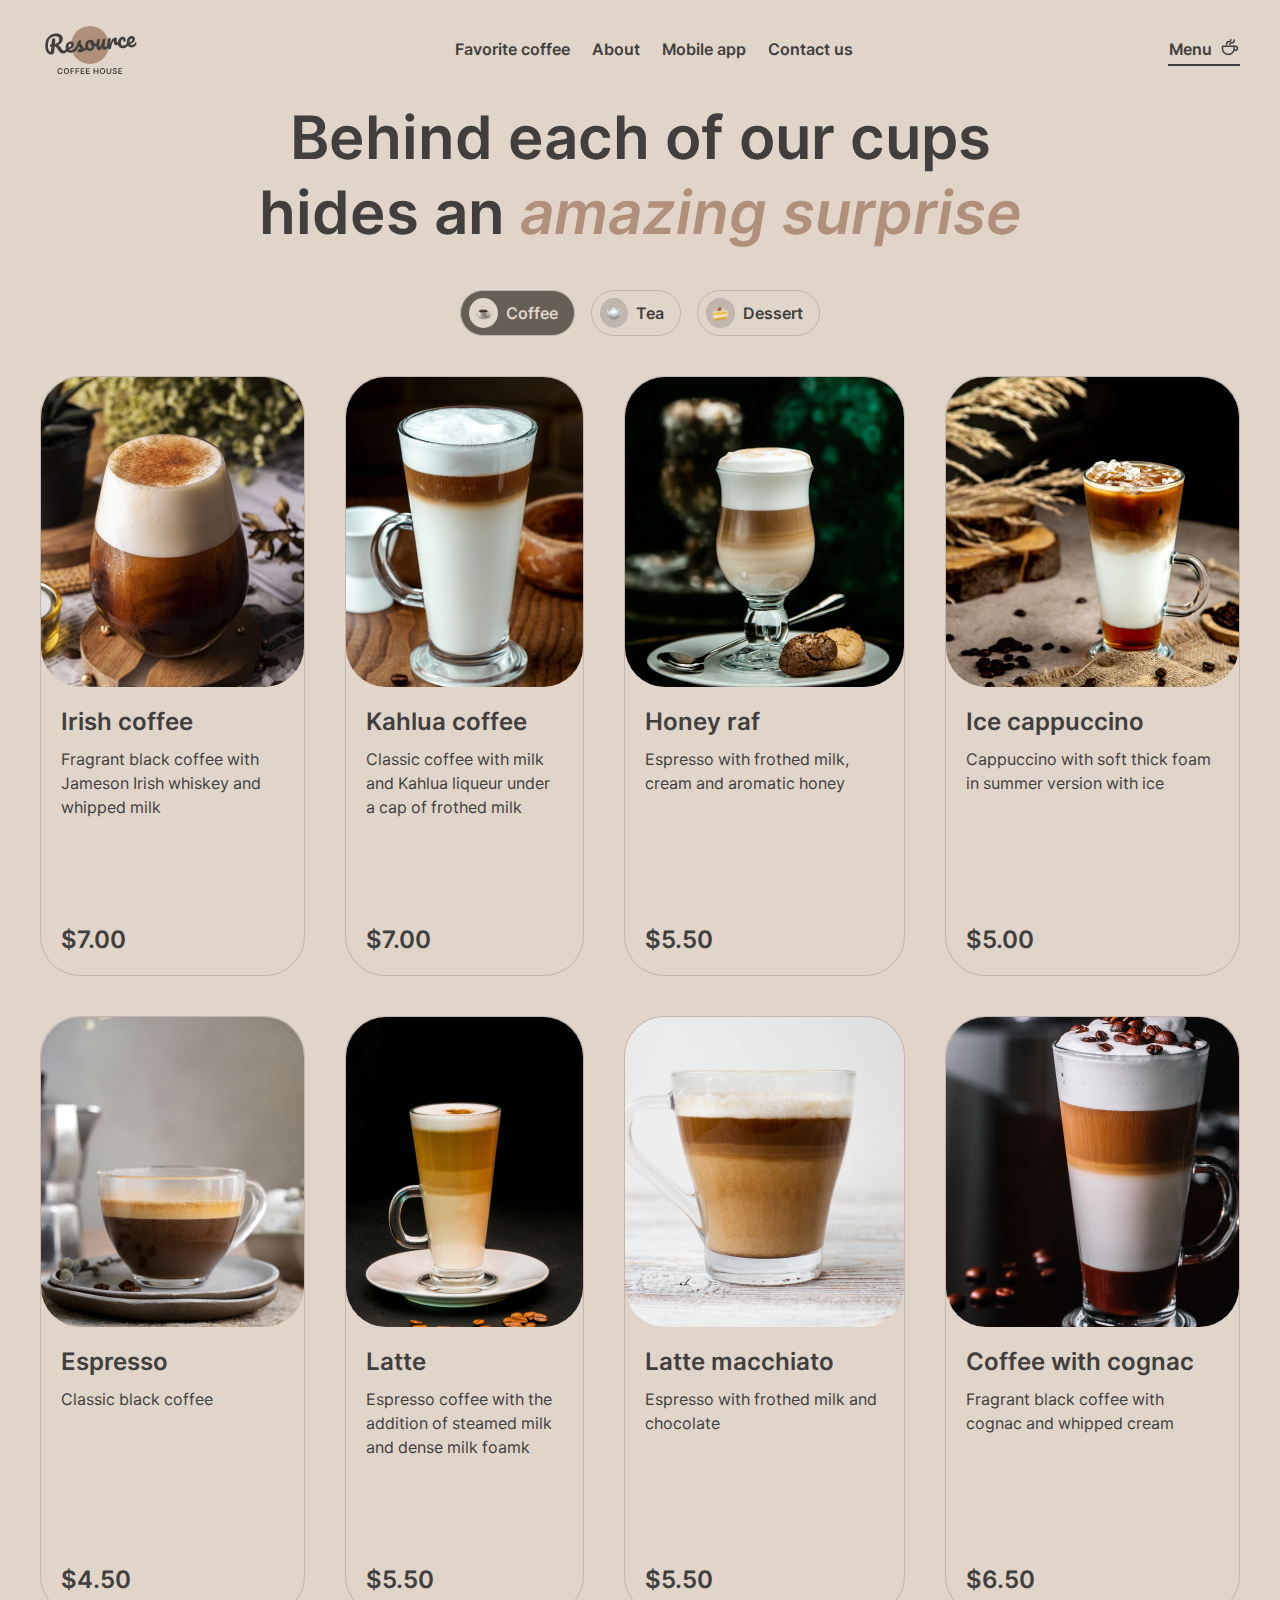
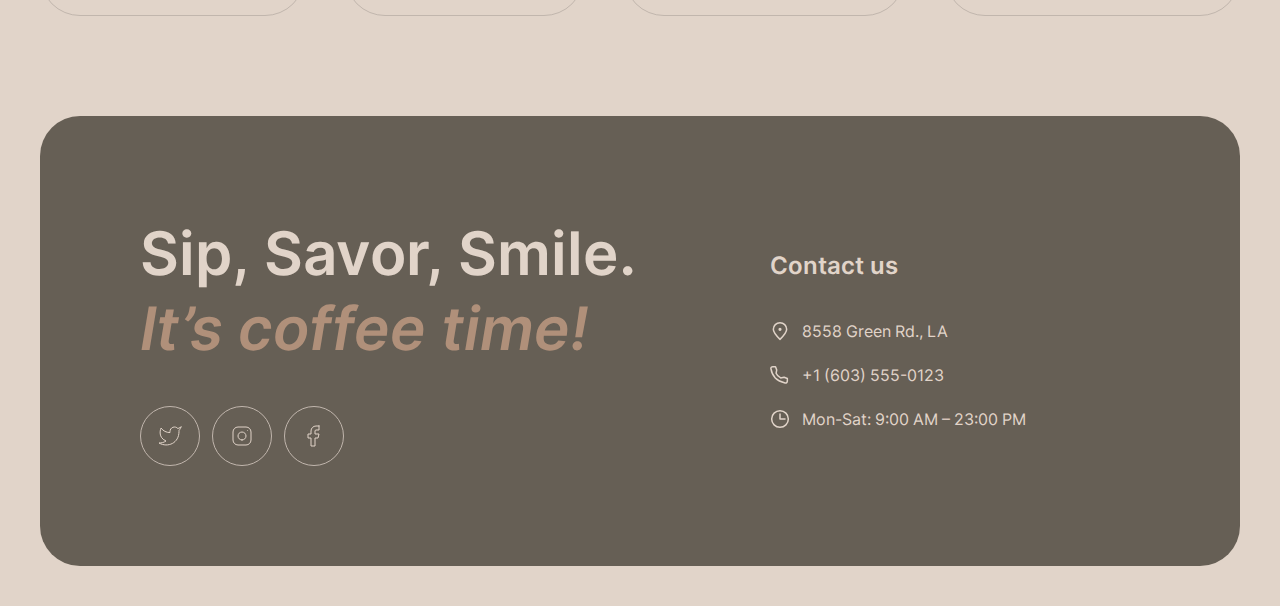
<file: coffee-house/Menu.html>
<!DOCTYPE html>
<html lang="en">
<head>
    <meta charset="UTF-8">
    <meta name="viewport" content="width=device-width, initial-scale=1.0">
    <link rel="icon" type="image/x-icon" href="icon/favicon.ico">
    <link rel="stylesheet" href="style/style2.css">
    <title>Coffee-House</title>
</head>
<body>
    <div class="wrapper">
        <header class="container header__container" id="header">
            <a href="index.html" class="header__logo" id="headerLogo">
                <img src="icon/logo.svg" alt="Resourse coffee house">
            </a>
            <nav class="header__nav" id="headerNav">
                <ul class="header__menu">
                    <li>
                        <a class="header__item link" href="index.html#favorites">Favorite coffee</a>
                        <span class="header__line"></span>
                    </li>
                    <li>
                        <a class="header__item link" href="index.html#about">About</a>
                        <span class="header__line"></span>
                    </li>
                    <li>
                        <a class="header__item link" href="index.html#mobile">Mobile app</a>
                        <span class="header__line"></span>
                    </li>
                    <li>
                        <a class="header__item link" href="#footer">Contact us</a>
                        <span class="header__line"></span>
                    </li>
                    <li class="header__item_special">
                        <a class="header__item link" href="Menu.html">Menu</a>
                        <div class="header__coffee"><img src="icon/coffee-cup40.svg" alt="cup of coffee"></div>
                    </li>
                </ul>
            </nav>
            <div class="header__icons">
                <div class="header__btn">
                    <a class="header__link link header-menu__link" href="#">Menu</a>
                    <div class="header__coffee"><img src="icon/coffee-cup.svg" alt="cup of coffee"></div>
                    <span class="header__link_hover header__link_active"></span>
                </div>
                <div class="burger" id="burger">
                    <span class="burger__item burger__item1"></span>
                    <span class="burger__item burger__item2"></span>
                </div>
            </div>
        </header>
        <main class="container main__container">
            <h1 class="title main__title">Behind each of our cups hides an <span>amazing surprise</span></h1>
            <div class="main__buttons">
                <input class="main__radio" type="radio" name="radio" value="coffee" id="coffee" checked>
                <label for="coffee" class="main__button main__button1">
                    <span class="main__icon"><img src="icon/coffee.svg" alt="cup of coffee"></span>
                    <span class="main__label">Coffee</span>
                </label>
                <input class="main__radio" type="radio" name="radio" value="tea" id="tea">
                <label for="tea" class="main__button main__button2">
                    <span class="main__icon"><img src="icon/tea.svg" alt="cup of tea"></span>
                    <span class="main__label">Tea</span>
                </label>
                <input class="main__radio" type="radio" name="radio" value="dessert" id="dessert">
                <label for="dessert" class="main__button main__button3">
                    <span class="main__icon"><img src="icon/dessert.svg" alt="piece of cake"></span>
                    <span class="main__label">Dessert</span>
                </label>
            </div>
            <div class="main__grid">
                <div class="main__card main__card1" id="1">
                    <div class="card__img">
                        <img src="IMG/coffee-1.jpg" alt="Irish coffee">
                    </div>
                    <h3 class="subtitle card__subtitle">Irish coffee</h3>
                    <p class="text card__text">Fragrant black coffee with Jameson Irish whiskey and whipped milk</p>
                    <h4 class="subtitle card__price">$7.00</h4>
                </div>
                <div class="main__card main__card2" id="2">
                    <div class="card__img">
                        <img src="IMG/coffee-2.jpg" alt="Kahlua coffee">
                    </div>
                    <h3 class="subtitle card__subtitle">Kahlua coffee</h3>
                    <p class="text card__text">Classic coffee with milk and Kahlua liqueur under a cap of frothed milk</p>
                    <h4 class="subtitle card__price">$7.00</h4>
                </div>
                <div class="main__card main__card3" id="3">
                    <div class="card__img">
                        <img src="IMG/coffee-3.jpg" alt="Honey raf">
                    </div>
                    <h3 class="subtitle card__subtitle">Honey raf</h3>
                    <p class="text card__text">Espresso with frothed milk, cream and aromatic honey</p>
                    <h4 class="subtitle card__price">$5.50</h4>
                </div>
                <div class="main__card main__card4" id="4">
                    <div class="card__img">
                        <img src="IMG/coffee-4.jpg" alt="Ice cappuccino">
                    </div>
                    <h3 class="subtitle card__subtitle">Ice cappuccino</h3>
                    <p class="text card__text">Cappuccino with soft thick foam in summer version with ice</p>
                    <h4 class="subtitle card__price">$5.00</h4>
                </div>
                <div class="main__card main__card5" id="5">
                    <div class="card__img">
                        <img src="IMG/coffee-5.jpg" alt="Espresso">
                    </div>
                    <h3 class="subtitle card__subtitle">Espresso</h3>
                    <p class="text card__text">Classic black coffee</p>
                    <h4 class="subtitle card__price">$4.50</h4>
                </div>
                <div class="main__card main__card6" id="6">
                    <div class="card__img">
                        <img src="IMG/coffee-6.jpg" alt="Latte">
                    </div>
                    <h3 class="subtitle card__subtitle">Latte</h3>
                    <p class="text card__text">Espresso coffee with the addition of steamed milk and dense milk foamk</p>
                    <h4 class="subtitle card__price">$5.50</h4>
                </div>
                <div class="main__card main__card7" id="7">
                    <div class="card__img">
                        <img src="IMG/coffee-7.jpg" alt="Latte macchiato">
                    </div>
                    <h3 class="subtitle card__subtitle">Latte macchiato</h3>
                    <p class="text card__text">Espresso with frothed milk and chocolate</p>
                    <h4 class="subtitle card__price">$5.50</h4>
                </div>
                <div class="main__card main__card8" id="8">
                    <div class="card__img">
                        <img src="IMG/coffee-8.jpg" alt="Coffee with cognac">
                    </div>
                    <h3 class="subtitle card__subtitle">Coffee with cognac</h3>
                    <p class="text card__text">Fragrant black coffee with cognac and whipped cream</p>
                    <h4 class="subtitle card__price">$6.50</h4>
                </div>
            </div>
            <div class="main__refresh">
                <img src="icon/refresh.svg" alt="refresh">
            </div>
        </main>
        <footer id="footer" class="container footer__container">
            <div class="footer__content">
                <h2 class="title footer__title">Sip, Savor, Smile. <span>It’s coffee time!</span></h2>
                <div class="footer__media">
                    <a target="_blank" href="https://twitter.com/?lang=es" class="footer__media-item">
                        <svg class="social-svg" width="24" height="20" viewBox="0 0 24 20" xmlns="http://www.w3.org/2000/svg">
                            <path d="M23 1.01006C23 1.01006 20.9821 2.20217 19.86 2.54006C19.2577 1.84757 18.4573 1.35675 17.567 1.13398C16.6767 0.911216 15.7395 0.967251 14.8821 1.29451C14.0247 1.62177 13.2884 2.20446 12.773 2.96377C12.2575 3.72309 11.9877 4.62239 12 5.54006V6.54006C10.2426 6.58562 8.50127 6.19587 6.93101 5.4055C5.36074 4.61513 4.01032 3.44869 3 2.01006C3 2.01006 -1 11.0101 8 15.0101C5.94053 16.408 3.48716 17.109 1 17.0101C10 22.0101 21 17.0101 21 5.51006C20.9991 5.23151 20.9723 4.95365 20.92 4.68006C21.9406 3.67355 23 1.01006 23 1.01006Z" stroke="#E1D4C9" stroke-linecap="round" stroke-linejoin="round"/>
                        </svg>
                    </a>
                    <a target="_blank" href="https://www.instagram.com/" class="footer__media-item">
                        <svg class="social-svg" width="24" height="24" viewBox="0 0 24 24" fill="none" xmlns="http://www.w3.org/2000/svg">
                            <path d="M12 16C14.2091 16 16 14.2091 16 12C16 9.79086 14.2091 8 12 8C9.79086 8 8 9.79086 8 12C8 14.2091 9.79086 16 12 16Z" stroke="#E1D4C9" stroke-linecap="round" stroke-linejoin="round"/>
                            <path d="M3 16V8C3 5.23858 5.23858 3 8 3H16C18.7614 3 21 5.23858 21 8V16C21 18.7614 18.7614 21 16 21H8C5.23858 21 3 18.7614 3 16Z" stroke="#E1D4C9"/>
                            <path d="M17.5 6.51L17.51 6.49889" stroke="#E1D4C9" stroke-linecap="round" stroke-linejoin="round"/>
                        </svg>
                    </a>
                    <a target="_blank" href="https://www.facebook.com/?locale=es_LA" class="footer__media-item">
                        <svg class="social-svg" width="24" height="24" viewBox="0 0 24 24" fill="none" xmlns="http://www.w3.org/2000/svg">
                            <path d="M17 2H14C12.6739 2 11.4021 2.52678 10.4645 3.46447C9.52678 4.40215 9 5.67392 9 7V10H6V14H9V22H13V14H16L17 10H13V7C13 6.73478 13.1054 6.48043 13.2929 6.29289C13.4804 6.10536 13.7348 6 14 6H17V2Z" stroke="#E1D4C9" stroke-linecap="round" stroke-linejoin="round"/>
                        </svg>
                    </a>
                </div>
            </div>
            <div class="footer__contacts">
                <h3 class="subtitle footer__subtitle">Contact us</h3>
                <ul class="footer__menu">
                    <li class="footer__contact">
                        <a target="_blank" class="footer__link footer__link1 text" href="https://www.google.com/maps/@34.0450541,-118.0878291,10z?authuser=0&entry=ttu">8558 Green Rd., LA</a>
                    </li>
                    <li class="footer__contact">
                        <a class="footer__link footer__link2 text" href="tel:+16035550123">+1 (603) 555-0123</a>
                    </li>
                    <li class="footer__contact">
                        <a class="footer__link footer__link3 text" href="#">Mon-Sat: 9:00 AM – 23:00 PM</a>
                    </li>
                </ul>
            </div>
        </footer>
    </div>
        <div class="modal modal_passive">
        <div class="modal__card">
            <div class="modal__img">
                <img src="IMG/coffee-1.jpg" alt="the best coffee">
            </div>
            <div class="modal__content">
                <h2 class="modal__title subtitle">Irish coffee</h2>
                <p class="modal__text text">Fragrant black coffee with Jameson Irish whiskey and whipped milk</p>
                <div class="modal__sizes">
                    <h4 class="modal__choose text">Size</h4>
                    <div class="modal__buttons">
                        <input class="modal__radio" type="radio" name="size" value="0" id="S" checked>
                        <label for="S" class="modal__button modal__button1">
                            <span class="modal__icon">S</span>
                            <span class="modal__label">200 ml</span>
                        </label>
                        <input class="modal__radio" type="radio" name="size" value="0.5" id="M">
                        <label for="M" class="modal__button modal__button2">
                            <span class="modal__icon">M</span>
                            <span class="modal__label">300 ml</span>
                        </label>
                        <input class="modal__radio" type="radio" name="size" value="1" id="L">
                        <label for="L" class="modal__button modal__button3">
                            <span class="modal__icon">L</span>
                            <span class="modal__label">400 ml</span>
                        </label>
                    </div>
                </div>
                <div class="modal__additives">
                    <h4 class="modal__choose text">Additives</h4>
                    <div class="modal__buttons">
                        <input class="modal__radio" type="checkbox" name="additives" value="Sugar" id="additives1">
                        <label for="additives1" class="modal__button modal__button4">
                            <span class="modal__icon">1</span>
                            <span class="modal__label">Sugar</span>
                        </label>
                        <input class="modal__radio" type="checkbox" name="additives" value="Cinnamon" id="additives2">
                        <label for="additives2" class="modal__button modal__button5">
                            <span class="modal__icon">2</span>
                            <span class="modal__label">Cinnamon</span>
                        </label>
                        <input class="modal__radio" type="checkbox" name="additives" value="Syrup" id="additives3">
                        <label for="additives3" class="modal__button modal__button6">
                            <span class="modal__icon">3</span>
                            <span class="modal__label">Syrup</span>
                        </label>
                    </div>
                </div>
                <div class="modal__sum">
                    <h3 class="modal__total subtitle">Total:</h3>
                    <h3 class="modal__price subtitle">$7.00</h3>
                </div>
                <div class="modal__info">
                    <div class="modal__logo">
                        <img src="icon/info-empty.svg" alt="warning">
                    </div>
                    <p class="modal__small">The cost is not final. Download our mobile app to see the final price and place your order. Earn loyalty points and enjoy your favorite coffee with up to 20% discount.</p>
                </div>
                <button class="modal__btn">Close</button>
            </div>
        </div>
    </div>
    <script type="module" src="JS/products.js"></script>
    <script type="module" src="JS/menu.js"></script>
    <script type="module" src="JS/index.js"></script>
</body>
</html>
</file>
<file: coffee-house/style/style2.css>
@font-face {
  font-family: "Inter";
  src: url(../fonts/Inter-Regular.otf);
  font-weight: 400;
  font-style: normal;
}
@font-face {
  font-family: "Inter";
  src: url(../fonts/Inter-SemiBold.otf);
  font-weight: 600;
  font-style: normal;
}
@font-face {
  font-family: "Inter";
  src: url(../fonts/Inter-SemiBoldItalic.otf);
  font-weight: 600;
  font-style: italic;
}
@font-face {
  font-family: "Inter";
  src: url(../fonts/Inter-Regular.otf);
  font-weight: 400;
  font-style: normal;
}
@font-face {
  font-family: "Inter";
  src: url(../fonts/Inter-SemiBold.otf);
  font-weight: 600;
  font-style: normal;
}
@font-face {
  font-family: "Inter";
  src: url(../fonts/Inter-SemiBoldItalic.otf);
  font-weight: 600;
  font-style: italic;
}
* {
  margin: 0;
  padding: 0;
  outline: 0;
  border: 0;
  box-sizing: border-box;
}

html {
  scroll-behavior: smooth;
}

body {
  overflow-x: hidden;
}

main {
  margin: 0 auto;
}

ul,
ol,
li {
  list-style: none;
}

a {
  text-decoration: none;
}

.wrapper {
  width: 100vw;
  margin: 0 auto;
  background-color: #E1D4C9;
  padding: 0 40px 40px 40px;
  overflow-x: hidden;
}
@media screen and (max-width: 440px) {
  .wrapper {
    padding: 0 16px 40px 16px;
  }
}

.container {
  max-width: 1360px;
  min-width: 348px;
  width: 100%;
  overflow-x: hidden;
}

.title {
  font-family: "Inter", sans-serif;
  font-size: 60px;
  line-height: 75px;
  font-weight: 600;
  color: #403F3D;
}
@media screen and (max-width: 680px) {
  .title {
    font-size: 32px;
    line-height: 40px;
  }
}
.title span {
  font-style: italic;
  color: #B0907A;
}

.subtitle {
  font-family: "Inter", sans-serif;
  font-size: 24px;
  line-height: 30px;
  font-weight: 600;
  color: #403F3D;
}

.link {
  font-family: "Inter", sans-serif;
  font-size: 16px;
  line-height: 24px;
  font-weight: 600;
  color: #403F3D;
}
@media screen and (max-width: 770px) {
  .link {
    font-size: 32px;
    line-height: 40px;
  }
}

.text {
  font-family: "Inter", sans-serif;
  font-size: 16px;
  line-height: 24px;
  font-weight: 400;
  color: #403F3D;
}

.btn {
  width: 200px;
  height: 64px;
  border-radius: 100px;
  cursor: pointer;
}

.blur {
  opacity: 0.3;
  transition: all linear 0.5s;
}

@font-face {
  font-family: "Inter";
  src: url(../fonts/Inter-Regular.otf);
  font-weight: 400;
  font-style: normal;
}
@font-face {
  font-family: "Inter";
  src: url(../fonts/Inter-SemiBold.otf);
  font-weight: 600;
  font-style: normal;
}
@font-face {
  font-family: "Inter";
  src: url(../fonts/Inter-SemiBoldItalic.otf);
  font-weight: 600;
  font-style: italic;
}
@font-face {
  font-family: "Inter";
  src: url(../fonts/Inter-Regular.otf);
  font-weight: 400;
  font-style: normal;
}
@font-face {
  font-family: "Inter";
  src: url(../fonts/Inter-SemiBold.otf);
  font-weight: 600;
  font-style: normal;
}
@font-face {
  font-family: "Inter";
  src: url(../fonts/Inter-SemiBoldItalic.otf);
  font-weight: 600;
  font-style: italic;
}
* {
  margin: 0;
  padding: 0;
  outline: 0;
  border: 0;
  box-sizing: border-box;
}

html {
  scroll-behavior: smooth;
}

body {
  overflow-x: hidden;
}

main {
  margin: 0 auto;
}

ul,
ol,
li {
  list-style: none;
}

a {
  text-decoration: none;
}

.wrapper {
  width: 100vw;
  margin: 0 auto;
  background-color: #E1D4C9;
  padding: 0 40px 40px 40px;
  overflow-x: hidden;
}
@media screen and (max-width: 440px) {
  .wrapper {
    padding: 0 16px 40px 16px;
  }
}

.container {
  max-width: 1360px;
  min-width: 348px;
  width: 100%;
  overflow-x: hidden;
}

.title {
  font-family: "Inter", sans-serif;
  font-size: 60px;
  line-height: 75px;
  font-weight: 600;
  color: #403F3D;
}
@media screen and (max-width: 680px) {
  .title {
    font-size: 32px;
    line-height: 40px;
  }
}
.title span {
  font-style: italic;
  color: #B0907A;
}

.subtitle {
  font-family: "Inter", sans-serif;
  font-size: 24px;
  line-height: 30px;
  font-weight: 600;
  color: #403F3D;
}

.link {
  font-family: "Inter", sans-serif;
  font-size: 16px;
  line-height: 24px;
  font-weight: 600;
  color: #403F3D;
}
@media screen and (max-width: 770px) {
  .link {
    font-size: 32px;
    line-height: 40px;
  }
}

.text {
  font-family: "Inter", sans-serif;
  font-size: 16px;
  line-height: 24px;
  font-weight: 400;
  color: #403F3D;
}

.btn {
  width: 200px;
  height: 64px;
  border-radius: 100px;
  cursor: pointer;
}

.blur {
  opacity: 0.3;
  transition: all linear 0.5s;
}

.header__container {
  margin: 20px auto 0 auto;
  max-height: 60px;
  display: flex;
  justify-content: space-between;
  align-items: center;
  gap: 363px;
  overflow: hidden;
  transition: all ease-in-out 0.5s;
}
@media screen and (max-width: 1432px) {
  .header__container {
    gap: 0;
  }
}
.header__container .header__logo {
  display: block;
  width: 100px;
  height: 60px;
  aspect-ratio: 100/60;
}
@media screen and (max-width: 770px) {
  .header__container .header__logo {
    order: 1;
    position: absolute;
    top: 20px;
    left: 5%;
  }
}
.header__container .header__logo img {
  width: 100%;
  height: 100%;
  -o-object-fit: cover;
     object-fit: cover;
}

.header__container_active {
  height: 100vh;
  max-height: 1000px;
  flex-wrap: wrap;
}

@media screen and (max-width: 770px) {
  .header__nav {
    order: 3;
    flex-basis: 100%;
    margin-top: 110px;
    transform: translateX(100%);
    transition: all ease-in 0.5s;
  }
}

.header__nav_active {
  transform: translateX(0);
  transition: all ease-in-out 0.5s;
}

.header__menu {
  display: flex;
  justify-content: center;
  align-items: center;
  gap: 40px;
}
@media screen and (max-width: 1432px) {
  .header__menu {
    min-width: 440px;
    flex-basis: 30%;
    gap: 5%;
  }
}
@media screen and (max-width: 770px) {
  .header__menu {
    flex-direction: column;
    gap: 50px;
  }
}
.header__menu .header__item {
  display: block;
  padding-top: 3px;
}
@media (hover: hover) {
  .header__menu .header__item:hover + .header__line {
    width: 100%;
    background-color: #403F3D;
  }
}

.header__line {
  display: block;
  width: 1px;
  margin: 2px auto;
  height: 2px;
  transition: all linear 1s;
}

.header__item_special {
  display: none;
}
@media screen and (max-width: 770px) {
  .header__item_special {
    display: flex;
    justify-content: space-around;
    gap: 5px;
    position: relative;
    margin-top: 50px;
  }
  .header__item_special .header__coffee {
    width: 40px;
    height: 40px;
    aspect-ratio: 1/1;
  }
  .header__item_special .header__coffee img {
    width: 100%;
    height: 100%;
    -o-object-fit: cover;
       object-fit: cover;
  }
  .header__item_special::after {
    content: "";
    display: block;
    width: 1px;
    margin: 0 auto;
    height: 2px;
    transition: all linear 1s;
    position: absolute;
    bottom: -5px;
    right: 0;
    left: 0;
  }
}

@media (hover: hover) {
  .header__item_special:hover::after {
    width: 100%;
    background-color: #403F3D;
  }
}
@media screen and (max-width: 770px) {
  .header__icons {
    order: 2;
  }
}
.header__icons .header__btn {
  max-width: 72px;
  display: flex;
  align-items: center;
  justify-content: center;
  gap: 8px;
  padding-top: 8px;
  flex-wrap: wrap;
}
@media screen and (max-width: 770px) {
  .header__icons .header__btn {
    display: none;
  }
}
.header__icons .header__btn .header__link {
  display: block;
}
.header__icons .header__btn .header-menu__link {
  cursor: auto;
  pointer-events: none;
}
.header__icons .header__btn .header__link_hover {
  display: block;
  width: 1px;
  margin: 0 auto;
  height: 2px;
  position: relative;
  top: -5px;
  transition: all linear 1s;
}
.header__icons .header__btn .header__link_active {
  width: 100%;
  background-color: #403F3D;
}
@media (hover: hover) {
  .header__icons .header__btn .header__link:hover ~ .header__link_hover {
    width: 100%;
    background-color: #403F3D;
  }
}
.header__icons .header__btn .header__coffee {
  width: 20px;
  height: 20px;
  aspect-ratio: 1/1;
  transform: translateY(-2px);
}
.header__icons .header__btn .header__coffee img {
  width: 100%;
  height: 100%;
  -o-object-fit: cover;
     object-fit: cover;
}
.header__icons .burger {
  display: none;
}
@media screen and (max-width: 770px) {
  .header__icons .burger {
    position: absolute;
    top: 25px;
    right: 40px;
    display: flex;
    flex-direction: column;
    justify-content: center;
    align-items: center;
    gap: 5px;
    width: 44px;
    height: 44px;
    border-radius: 100%;
    border: 1px solid #665F55;
    cursor: pointer;
  }
  .header__icons .burger .burger__item {
    display: block;
    width: 16px;
    height: 1.5px;
    background-color: #403F3D;
    border-radius: 1px;
    transition: all ease-in-out 0.5s;
  }
  .header__icons .burger .burger__item1_active {
    position: absolute;
    top: 50%;
    transform: rotate(45deg);
  }
  .header__icons .burger .burger__item2_active {
    position: absolute;
    top: 50%;
    transform: rotate(-45deg);
  }
}

@font-face {
  font-family: "Inter";
  src: url(../fonts/Inter-Regular.otf);
  font-weight: 400;
  font-style: normal;
}
@font-face {
  font-family: "Inter";
  src: url(../fonts/Inter-SemiBold.otf);
  font-weight: 600;
  font-style: normal;
}
@font-face {
  font-family: "Inter";
  src: url(../fonts/Inter-SemiBoldItalic.otf);
  font-weight: 600;
  font-style: italic;
}
@font-face {
  font-family: "Inter";
  src: url(../fonts/Inter-Regular.otf);
  font-weight: 400;
  font-style: normal;
}
@font-face {
  font-family: "Inter";
  src: url(../fonts/Inter-SemiBold.otf);
  font-weight: 600;
  font-style: normal;
}
@font-face {
  font-family: "Inter";
  src: url(../fonts/Inter-SemiBoldItalic.otf);
  font-weight: 600;
  font-style: italic;
}
* {
  margin: 0;
  padding: 0;
  outline: 0;
  border: 0;
  box-sizing: border-box;
}

html {
  scroll-behavior: smooth;
}

body {
  overflow-x: hidden;
}

main {
  margin: 0 auto;
}

ul,
ol,
li {
  list-style: none;
}

a {
  text-decoration: none;
}

.wrapper {
  width: 100vw;
  margin: 0 auto;
  background-color: #E1D4C9;
  padding: 0 40px 40px 40px;
  overflow-x: hidden;
}
@media screen and (max-width: 440px) {
  .wrapper {
    padding: 0 16px 40px 16px;
  }
}

.container {
  max-width: 1360px;
  min-width: 348px;
  width: 100%;
  overflow-x: hidden;
}

.title {
  font-family: "Inter", sans-serif;
  font-size: 60px;
  line-height: 75px;
  font-weight: 600;
  color: #403F3D;
}
@media screen and (max-width: 680px) {
  .title {
    font-size: 32px;
    line-height: 40px;
  }
}
.title span {
  font-style: italic;
  color: #B0907A;
}

.subtitle {
  font-family: "Inter", sans-serif;
  font-size: 24px;
  line-height: 30px;
  font-weight: 600;
  color: #403F3D;
}

.link {
  font-family: "Inter", sans-serif;
  font-size: 16px;
  line-height: 24px;
  font-weight: 600;
  color: #403F3D;
}
@media screen and (max-width: 770px) {
  .link {
    font-size: 32px;
    line-height: 40px;
  }
}

.text {
  font-family: "Inter", sans-serif;
  font-size: 16px;
  line-height: 24px;
  font-weight: 400;
  color: #403F3D;
}

.btn {
  width: 200px;
  height: 64px;
  border-radius: 100px;
  cursor: pointer;
}

.blur {
  opacity: 0.3;
  transition: all linear 0.5s;
}

.main__container {
  margin: 20px auto 0 auto;
  padding-bottom: 100px;
}
@media screen and (max-width: 1020px) {
  .main__container {
    padding-bottom: 60px;
  }
}
.main__container .main__title {
  max-width: 800px;
  margin: 0 auto;
  text-align: center;
}

.main__buttons {
  max-width: 360px;
  margin: 40px auto;
  display: flex;
  align-items: center;
  justify-content: center;
  gap: 16px;
}
@media screen and (max-width: 440px) {
  .main__buttons {
    gap: 8px;
  }
}
.main__buttons .main__radio {
  display: none;
}

.main__button {
  max-width: 124px;
  min-width: 90px;
  height: 46px;
  border-radius: 100px;
  border: 1px solid #C1B6AD;
  padding: 8px 16px 8px 8px;
  display: flex;
  align-items: center;
  justify-content: center;
  gap: 8px;
  background-color: transparent;
  cursor: pointer;
  transition: all ease-in-out 0.5s;
}
.main__button .main__icon {
  display: flex;
  align-items: center;
  justify-content: center;
  text-align: center;
  width: 30px;
  height: 30px;
  background-color: #C1B6AD;
  border-radius: 100%;
  transition: all ease-in-out 0.5s;
}
.main__button .main__label {
  display: block;
  font-family: "Inter", sans-serif;
  font-size: 16px;
  line-height: 24px;
  font-weight: 600;
  color: #403F3D;
  transition: all ease-in-out 0.5s;
}

.main__button1 {
  width: 115px;
}

.main__button2 {
  width: 90px;
}

.main__button3 {
  width: 124px;
}

@media (hover: hover) {
  .main__button:hover {
    background-color: #665F55;
  }
  .main__button:hover .main__label {
    color: #E1D4C9;
  }
  .main__button:hover .main__icon {
    background-color: #E1D4C9;
  }
}
.main__radio:checked + .main__button {
  background-color: #665F55;
  cursor: auto;
}
.main__radio:checked + .main__button .main__label {
  color: #E1D4C9;
}
.main__radio:checked + .main__button .main__icon {
  background-color: #E1D4C9;
}

.main__grid {
  width: 100%;
  margin: 0 auto;
  display: grid;
  grid-column-gap: 40px;
  grid-row-gap: 40px;
  justify-items: center;
  justify-content: center;
  align-items: center;
  grid-template-areas: "a b c d" "e f g h";
}
@media screen and (max-width: 1000px) {
  .main__grid {
    grid-column-gap: 20px;
  }
}
@media screen and (max-width: 900px) {
  .main__grid {
    grid-column-gap: 10px;
  }
}
@media screen and (max-width: 770px) {
  .main__grid {
    grid-column-gap: 40px;
    grid-template-areas: "a b" "c d" "e f" "g h";
  }
}
@media screen and (max-width: 750px) {
  .main__grid {
    grid-template-areas: "a" "b" "c" "d" "e" "f" "g" "h";
  }
}
.main__grid .main__card {
  width: 310px;
  height: 506px;
  border: 1px solid #C1B6AD;
  border-radius: 40px;
  padding-bottom: 20px;
  position: relative;
  cursor: pointer;
}
@media screen and (max-width: 1432px) {
  .main__grid .main__card {
    width: 100%;
    height: 600px;
  }
}
@media screen and (max-width: 850px) {
  .main__grid .main__card {
    height: 650px;
  }
}
@media screen and (max-width: 770px) {
  .main__grid .main__card {
    width: 310px;
    height: 506px;
  }
}
.main__grid .main__card .card__img {
  width: 310px;
  height: 310px;
  border-radius: 40px;
  display: flex;
  align-items: center;
  justify-content: center;
  overflow: hidden;
}
@media screen and (max-width: 1432px) {
  .main__grid .main__card .card__img {
    max-width: 100%;
    width: 100%;
  }
}
@media screen and (max-width: 770px) {
  .main__grid .main__card .card__img {
    width: 100%;
    height: 310px;
  }
}
.main__grid .main__card .card__img img {
  width: 340px;
  height: 340px;
  aspect-ratio: 1/1;
  -o-object-fit: cover;
     object-fit: cover;
  transition: all linear 0.7s;
}
@media screen and (max-width: 1432px) {
  .main__grid .main__card .card__img img {
    width: 110%;
  }
}
.main__grid .main__card .card__subtitle {
  max-width: 270px;
  margin: 20px 20px 10px 20px;
}
.main__grid .main__card .card__text {
  max-width: 270px;
  margin: 10px 20px;
}
.main__grid .main__card .card__price {
  max-width: 270px;
  margin: 0 20px;
  position: absolute;
  bottom: 20px;
}
@media (hover: hover) {
  .main__grid .main__card:hover .card__img img {
    transform: scale(0.95);
  }
}
.main__grid .main__card1 {
  grid-area: a;
}
.main__grid .main__card2 {
  grid-area: b;
}
.main__grid .main__card3 {
  grid-area: c;
}
.main__grid .main__card4 {
  grid-area: d;
}
.main__grid .main__card5 {
  grid-area: e;
}
@media screen and (max-width: 770px) {
  .main__grid .main__card5 {
    display: none;
  }
}
.main__grid .main__card6 {
  grid-area: f;
}
@media screen and (max-width: 770px) {
  .main__grid .main__card6 {
    display: none;
  }
}
.main__grid .main__card7 {
  grid-area: g;
}
@media screen and (max-width: 770px) {
  .main__grid .main__card7 {
    display: none;
  }
}
.main__grid .main__card8 {
  grid-area: h;
}
@media screen and (max-width: 770px) {
  .main__grid .main__card8 {
    display: none;
  }
}
.main__grid .card__visible {
  display: block;
}
.main__grid .card__invisible {
  display: none;
}

.main__refresh {
  display: none;
}
@media screen and (max-width: 770px) {
  .main__refresh {
    display: flex;
    align-items: center;
    justify-content: center;
    width: 60px;
    margin: 40px auto;
    height: 60px;
    background-color: transparent;
    border: 1px solid #665F55;
    border-radius: 50%;
    cursor: pointer;
    transition: all linear 0.7s;
  }
}

.main__refresh_passive {
  display: none;
}

@media (hover: hover) {
  .main__refresh:hover {
    background-color: #B0907A;
  }
}
@font-face {
  font-family: "Inter";
  src: url(../fonts/Inter-Regular.otf);
  font-weight: 400;
  font-style: normal;
}
@font-face {
  font-family: "Inter";
  src: url(../fonts/Inter-SemiBold.otf);
  font-weight: 600;
  font-style: normal;
}
@font-face {
  font-family: "Inter";
  src: url(../fonts/Inter-SemiBoldItalic.otf);
  font-weight: 600;
  font-style: italic;
}
@font-face {
  font-family: "Inter";
  src: url(../fonts/Inter-Regular.otf);
  font-weight: 400;
  font-style: normal;
}
@font-face {
  font-family: "Inter";
  src: url(../fonts/Inter-SemiBold.otf);
  font-weight: 600;
  font-style: normal;
}
@font-face {
  font-family: "Inter";
  src: url(../fonts/Inter-SemiBoldItalic.otf);
  font-weight: 600;
  font-style: italic;
}
* {
  margin: 0;
  padding: 0;
  outline: 0;
  border: 0;
  box-sizing: border-box;
}

html {
  scroll-behavior: smooth;
}

body {
  overflow-x: hidden;
}

main {
  margin: 0 auto;
}

ul,
ol,
li {
  list-style: none;
}

a {
  text-decoration: none;
}

.wrapper {
  width: 100vw;
  margin: 0 auto;
  background-color: #E1D4C9;
  padding: 0 40px 40px 40px;
  overflow-x: hidden;
}
@media screen and (max-width: 440px) {
  .wrapper {
    padding: 0 16px 40px 16px;
  }
}

.container {
  max-width: 1360px;
  min-width: 348px;
  width: 100%;
  overflow-x: hidden;
}

.title {
  font-family: "Inter", sans-serif;
  font-size: 60px;
  line-height: 75px;
  font-weight: 600;
  color: #403F3D;
}
@media screen and (max-width: 680px) {
  .title {
    font-size: 32px;
    line-height: 40px;
  }
}
.title span {
  font-style: italic;
  color: #B0907A;
}

.subtitle {
  font-family: "Inter", sans-serif;
  font-size: 24px;
  line-height: 30px;
  font-weight: 600;
  color: #403F3D;
}

.link {
  font-family: "Inter", sans-serif;
  font-size: 16px;
  line-height: 24px;
  font-weight: 600;
  color: #403F3D;
}
@media screen and (max-width: 770px) {
  .link {
    font-size: 32px;
    line-height: 40px;
  }
}

.text {
  font-family: "Inter", sans-serif;
  font-size: 16px;
  line-height: 24px;
  font-weight: 400;
  color: #403F3D;
}

.btn {
  width: 200px;
  height: 64px;
  border-radius: 100px;
  cursor: pointer;
}

.blur {
  opacity: 0.3;
  transition: all linear 0.5s;
}

.footer__container {
  width: 100% auto;
  margin: 0 auto;
  padding: 100px;
  max-height: 450px;
  display: flex;
  background-color: #665F55;
  border-radius: 40px;
  gap: 100px;
}
@media screen and (max-width: 1100px) {
  .footer__container {
    flex-direction: column;
    justify-content: center;
    gap: 25px;
    max-height: 740px;
    padding: 100px 60px;
  }
}
@media screen and (max-width: 460px) {
  .footer__container {
    gap: 0;
    height: auto;
    padding: 60px 16px;
  }
}

.footer__content .footer__title {
  color: #E1D4C9;
  max-width: 530px;
}
.footer__content .footer__media {
  margin: 40px 0;
  display: flex;
  align-items: center;
  gap: 12px;
}
@media screen and (max-width: 460px) {
  .footer__content .footer__media {
    margin-bottom: 0;
  }
}
.footer__content .footer__media .footer__media-item {
  width: 60px;
  height: 60px;
  border-radius: 100%;
  border: 1px solid #C1B6AD;
  display: flex;
  align-items: center;
  justify-content: center;
  cursor: pointer;
  transition: all ease-in-out 0.7s;
}
.footer__content .footer__media .footer__media-item .social-svg {
  fill: none;
}
.footer__content .footer__media .footer__media-item .social-svg path {
  transition: all ease-in-out 0.7s;
}
@media (hover: hover) {
  .footer__content .footer__media .footer__media-item:hover {
    background-color: #E1D4C9;
  }
}
@media (hover: hover) {
  .footer__content .footer__media .footer__media-item:hover .social-svg path {
    stroke: #403F3D;
  }
}

.footer__contacts .footer__subtitle {
  margin: 35px 0 38px 0;
  color: #E1D4C9;
}
@media screen and (max-width: 860px) {
  .footer__contacts .footer__subtitle {
    margin-bottom: 40px;
  }
}
@media screen and (max-width: 460px) {
  .footer__contacts .footer__subtitle {
    margin: 40px 0;
  }
}
.footer__contacts .footer__menu {
  display: flex;
  flex-direction: column;
  gap: 20px;
  transform: translateX(32px);
}
.footer__contacts .footer__menu .footer__contact {
  max-width: 230px;
}
.footer__contacts .footer__menu .footer__contact .footer__link {
  display: inline-block;
  color: #E1D4C9;
  cursor: pointer;
  position: relative;
}
.footer__contacts .footer__menu .footer__contact .footer__link::before {
  width: 20px;
  height: 20px;
  position: absolute;
  top: 50%;
  transform: translateY(-50%);
  left: -32px;
}
.footer__contacts .footer__menu .footer__contact .footer__link::after {
  content: "";
  display: block;
  width: 1px;
  margin: 0 auto;
  height: 2px;
  transition: all linear 1s;
  position: absolute;
  bottom: -2px;
  right: 0;
  left: -20%;
}
@media (hover: hover) {
  .footer__contacts .footer__menu .footer__contact .footer__link:hover::after {
    width: 120%;
    background-color: #E1D4C9;
  }
}
.footer__contacts .footer__menu .footer__contact .footer__link1::before {
  content: url(../icon/mark.svg);
}
.footer__contacts .footer__menu .footer__contact .footer__link2::before {
  content: url(../icon/Path.svg);
}
.footer__contacts .footer__menu .footer__contact .footer__link3 {
  pointer-events: none;
}
.footer__contacts .footer__menu .footer__contact .footer__link3::before {
  content: url(../icon/clock.svg);
}

@font-face {
  font-family: "Inter";
  src: url(../fonts/Inter-Regular.otf);
  font-weight: 400;
  font-style: normal;
}
@font-face {
  font-family: "Inter";
  src: url(../fonts/Inter-SemiBold.otf);
  font-weight: 600;
  font-style: normal;
}
@font-face {
  font-family: "Inter";
  src: url(../fonts/Inter-SemiBoldItalic.otf);
  font-weight: 600;
  font-style: italic;
}
@font-face {
  font-family: "Inter";
  src: url(../fonts/Inter-Regular.otf);
  font-weight: 400;
  font-style: normal;
}
@font-face {
  font-family: "Inter";
  src: url(../fonts/Inter-SemiBold.otf);
  font-weight: 600;
  font-style: normal;
}
@font-face {
  font-family: "Inter";
  src: url(../fonts/Inter-SemiBoldItalic.otf);
  font-weight: 600;
  font-style: italic;
}
* {
  margin: 0;
  padding: 0;
  outline: 0;
  border: 0;
  box-sizing: border-box;
}

html {
  scroll-behavior: smooth;
}

body {
  overflow-x: hidden;
}

main {
  margin: 0 auto;
}

ul,
ol,
li {
  list-style: none;
}

a {
  text-decoration: none;
}

.wrapper {
  width: 100vw;
  margin: 0 auto;
  background-color: #E1D4C9;
  padding: 0 40px 40px 40px;
  overflow-x: hidden;
}
@media screen and (max-width: 440px) {
  .wrapper {
    padding: 0 16px 40px 16px;
  }
}

.container {
  max-width: 1360px;
  min-width: 348px;
  width: 100%;
  overflow-x: hidden;
}

.title {
  font-family: "Inter", sans-serif;
  font-size: 60px;
  line-height: 75px;
  font-weight: 600;
  color: #403F3D;
}
@media screen and (max-width: 680px) {
  .title {
    font-size: 32px;
    line-height: 40px;
  }
}
.title span {
  font-style: italic;
  color: #B0907A;
}

.subtitle {
  font-family: "Inter", sans-serif;
  font-size: 24px;
  line-height: 30px;
  font-weight: 600;
  color: #403F3D;
}

.link {
  font-family: "Inter", sans-serif;
  font-size: 16px;
  line-height: 24px;
  font-weight: 600;
  color: #403F3D;
}
@media screen and (max-width: 770px) {
  .link {
    font-size: 32px;
    line-height: 40px;
  }
}

.text {
  font-family: "Inter", sans-serif;
  font-size: 16px;
  line-height: 24px;
  font-weight: 400;
  color: #403F3D;
}

.btn {
  width: 200px;
  height: 64px;
  border-radius: 100px;
  cursor: pointer;
}

.blur {
  opacity: 0.3;
  transition: all linear 0.5s;
}

.modal {
  width: 100vw;
  height: 100vh;
  display: flex;
  justify-content: center;
  align-items: center;
  position: fixed;
  top: 0;
  left: 0;
  right: 0;
  bottom: 0;
  background-color: rgba(64, 63, 61, 0.8);
  visibility: visible;
  opacity: 1;
  z-index: 100;
  transition: all linear 0.5s;
}

.modal_passive {
  visibility: hidden;
  opacity: 0;
  z-index: -100;
  transition: all linear 0.5s;
}

.modal__card {
  display: flex;
  gap: 20px;
  width: 800px;
  padding: 16px;
  background-color: #E1D4C9;
  border-radius: 40px;
}
@media screen and (max-width: 900px) {
  .modal__card {
    width: 680px;
  }
}
@media screen and (max-width: 720px) {
  .modal__card {
    width: 90%;
  }
}
@media screen and (max-width: 630px) {
  .modal__card {
    justify-content: center;
    align-items: center;
  }
}
.modal__card .modal__img {
  width: 300px;
  height: 300px;
}
@media screen and (max-width: 630px) {
  .modal__card .modal__img {
    display: none;
  }
}
.modal__card .modal__img img {
  border-radius: 20px;
  -o-object-fit: cover;
     object-fit: cover;
  width: 100%;
  height: 100%;
}

.modal__title {
  color: #403F3D;
  margin-bottom: 12px;
}
@media screen and (max-width: 630px) {
  .modal__title {
    text-align: center;
  }
}

.modal__text {
  color: #403F3D;
  margin-bottom: 20px;
}

.modal__choose {
  color: #403F3D;
  margin-bottom: 8px;
}

.modal__buttons {
  max-width: 440px;
  margin-bottom: 20px;
  display: flex;
  align-items: center;
  gap: 8px;
}
@media screen and (max-width: 900px) {
  .modal__buttons {
    flex-wrap: wrap;
  }
}
@media screen and (max-width: 600px) {
  .modal__buttons {
    max-width: 90%;
  }
}
.modal__buttons .modal__radio {
  display: none;
}

.modal__button {
  max-width: 145px;
  min-width: 100px;
  height: 46px;
  border-radius: 100px;
  border: 1px solid #C1B6AD;
  padding: 8px 16px 8px 8px;
  display: flex;
  align-items: center;
  justify-content: center;
  gap: 8px;
  background-color: transparent;
  cursor: pointer;
  transition: all ease-in-out 0.5s;
}
.modal__button .modal__icon {
  display: flex;
  align-items: center;
  justify-content: center;
  text-align: center;
  width: 30px;
  height: 30px;
  font-family: "Inter", sans-serif;
  font-size: 16px;
  line-height: 24px;
  font-weight: 600;
  color: #403F3D;
  background-color: #C1B6AD;
  border-radius: 100%;
  transition: all ease-in-out 0.5s;
}
.modal__button .modal__label {
  display: block;
  font-family: "Inter", sans-serif;
  font-size: 16px;
  line-height: 24px;
  font-weight: 600;
  color: #403F3D;
  transition: all ease-in-out 0.5s;
}

.modal__button1, .modal__button2, .modal__button3 {
  width: 120px;
}

.modal__button4 {
  width: 120px;
}

.modal__button5 {
  width: 140px;
}

.modal__button6 {
  width: 108px;
}

@media (hover: hover) {
  .modal__button:hover {
    background-color: #665F55;
  }
  .modal__button:hover .modal__label {
    color: #E1D4C9;
  }
  .modal__button:hover .modal__icon {
    background-color: #E1D4C9;
  }
}
.modal__radio:checked + .modal__button {
  background-color: #665F55;
  cursor: auto;
}
.modal__radio:checked + .modal__button .modal__label {
  color: #E1D4C9;
}
.modal__radio:checked + .modal__button .modal__icon {
  background-color: #E1D4C9;
}

.modal__sum {
  display: flex;
  align-items: center;
  justify-content: space-between;
  padding-bottom: 20px;
  border-bottom: 1px solid #C1B6AD;
}

.modal__info {
  display: flex;
  gap: 8px;
  padding: 12px 0;
  margin-bottom: 20px;
}
@media screen and (max-width: 800px) {
  .modal__info {
    margin-bottom: 0;
  }
}
.modal__info .modal__logo {
  width: 16px;
  height: 16px;
}
.modal__info .modal__logo img {
  width: 100%;
  height: 100%;
  -o-object-fit: cover;
     object-fit: cover;
}
.modal__info .modal__small {
  max-width: 410px;
  font-family: "Inter", sans-serif;
  font-size: 10px;
  line-height: 14px;
  font-weight: 600;
  color: #403F3D;
}
@media screen and (max-width: 500px) {
  .modal__info .modal__small {
    max-width: 300px;
  }
}

.modal__btn {
  width: 438px;
  height: 44px;
  font-family: "Inter", sans-serif;
  font-size: 16px;
  line-height: 24px;
  font-weight: 600;
  color: #403F3D;
  background-color: transparent;
  border: 1px solid #665F55;
  border-radius: 100px;
  cursor: pointer;
  text-align: center;
  transition: all linear 0.5s;
}
@media screen and (max-width: 800px) {
  .modal__btn {
    width: 380px;
  }
}
@media screen and (max-width: 630px) {
  .modal__btn {
    display: block;
    width: 310px;
    margin: 0 auto;
  }
}

.modal__btn:hover {
  color: #E1D4C9;
  background-color: #665F55;
}/*# sourceMappingURL=style2.css.map */
</file>
